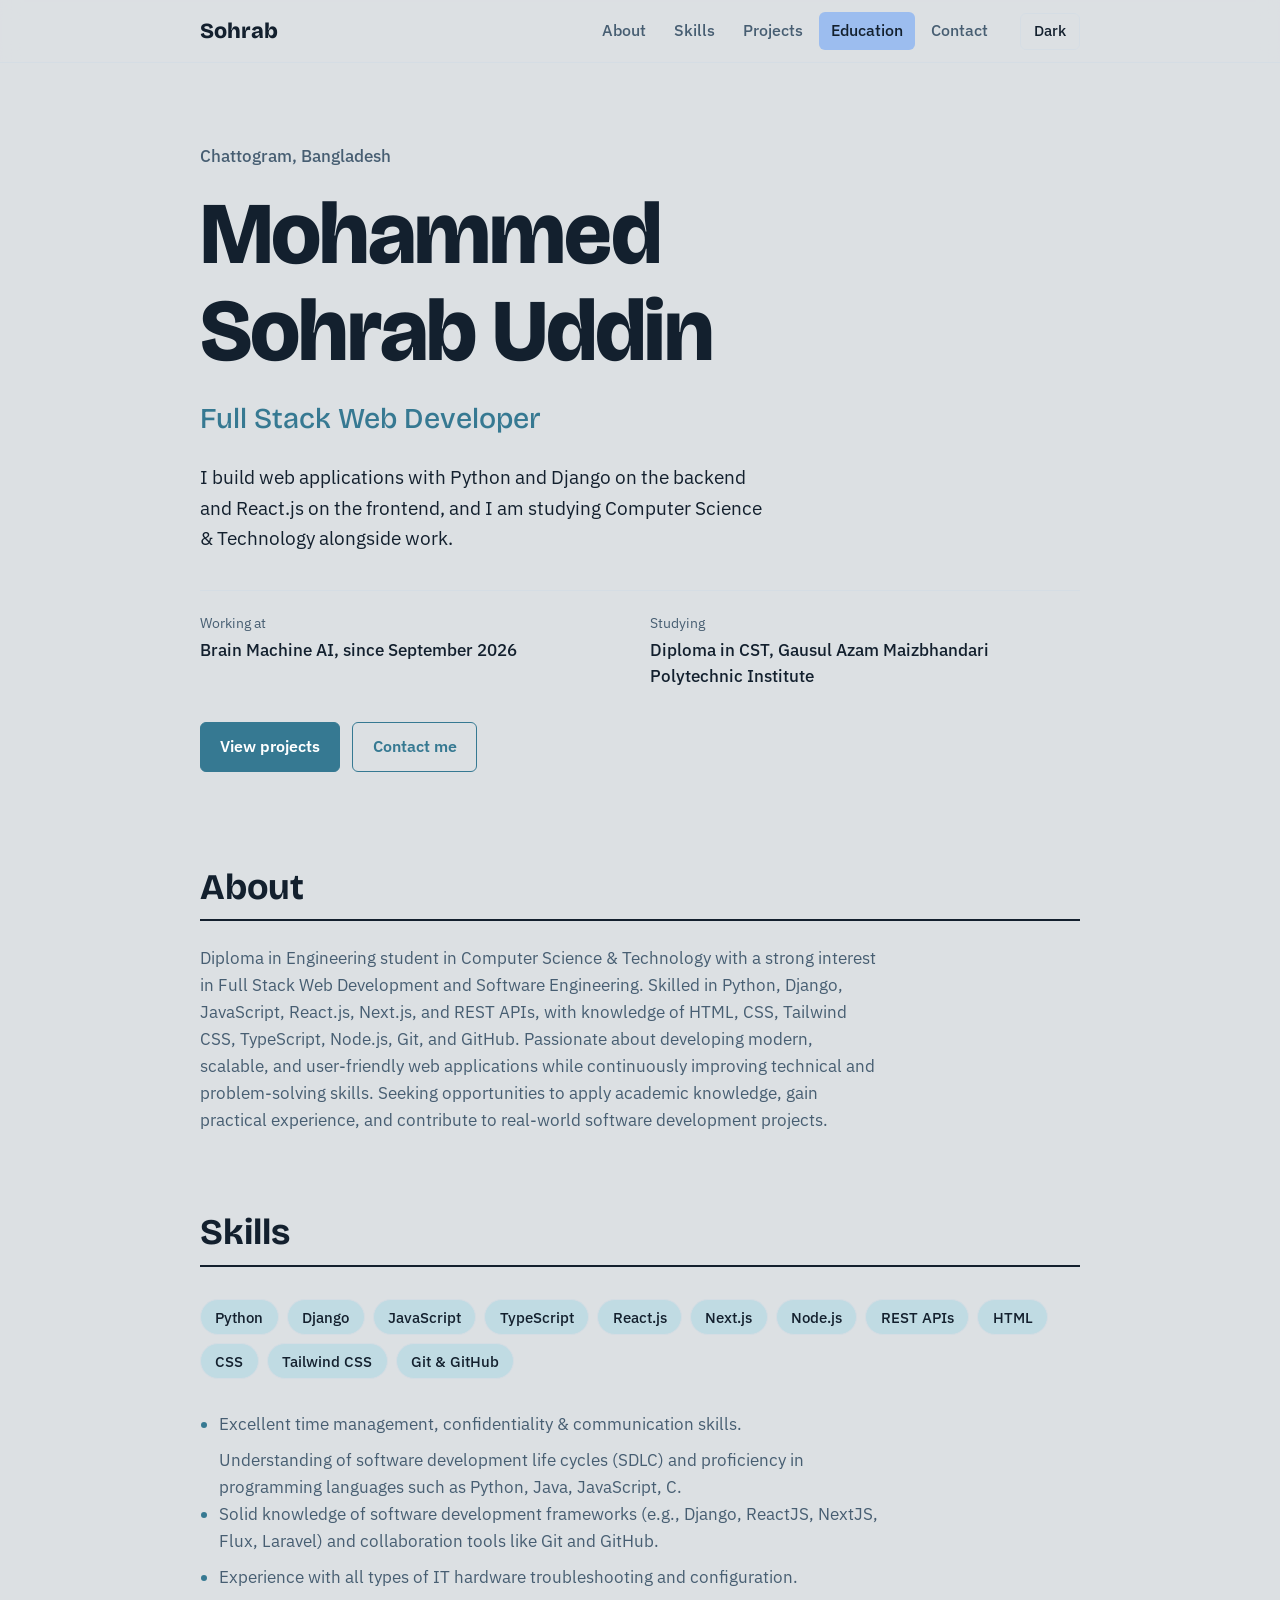
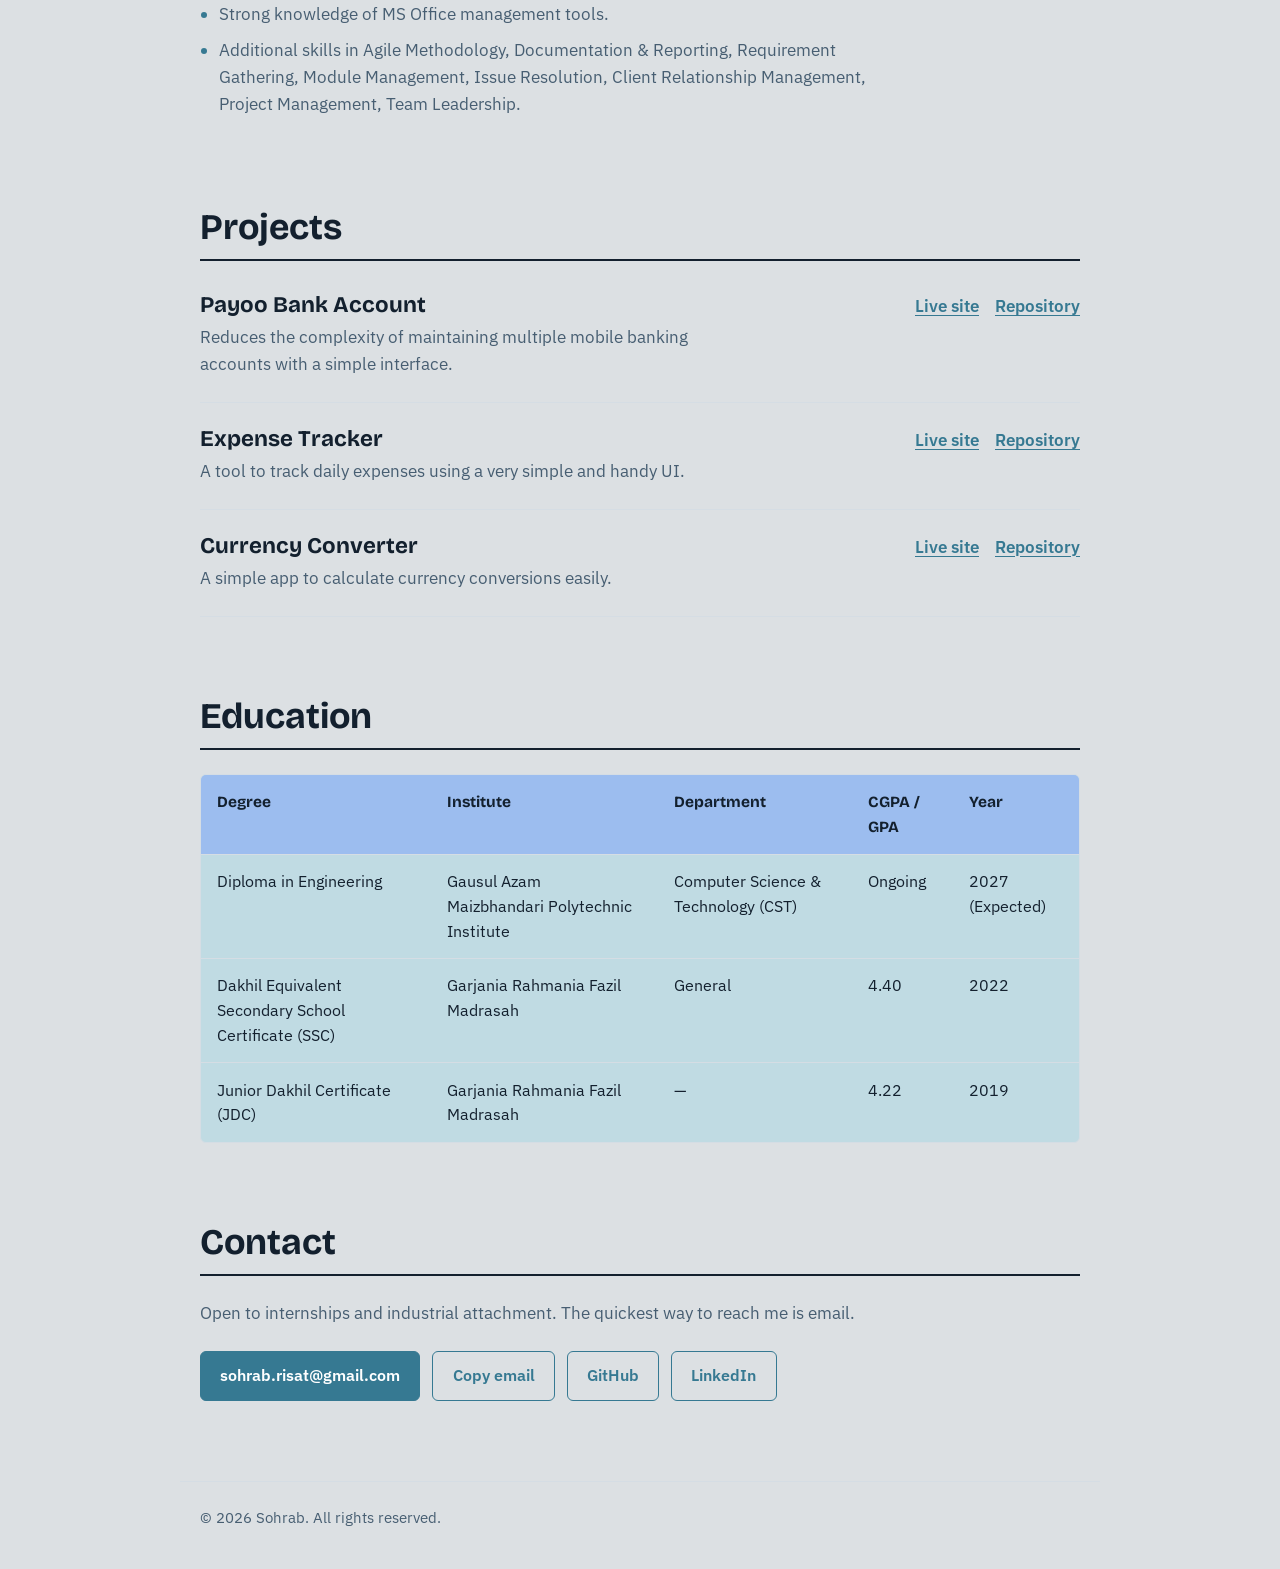
<file: index.html>
<!DOCTYPE html>
<html lang="en">

<head>
    <meta charset="UTF-8">
    <meta name="viewport" content="width=device-width, initial-scale=1.0">
    <meta name="description"
        content="Portfolio of Mohammed Sohrab Uddin, a Full Stack Web Developer working with Python, Django, React.js and Next.js.">

    <title>Mohammed Sohrab Uddin | Full Stack Web Developer</title>

    <link rel="preconnect" href="https://fonts.googleapis.com">
    <link rel="preconnect" href="https://fonts.gstatic.com" crossorigin>
    <link
        href="https://fonts.googleapis.com/css2?family=Bricolage+Grotesque:wght@500;700;800&family=IBM+Plex+Sans:wght@400;500;600&display=swap"
        rel="stylesheet">

    <link rel="stylesheet" href="style.css">
</head>

<body>
    <a class="skip-link" href="#main">Skip to content</a>

    <!-- header section -->
    <header class="site-header">

        <div class="header-inner">

            <!-- this line/a tag is for keybord accecebility ou we can sy ::focus{} er jonno -->
            <a class="brand" href="#top">Sohrab</a>

            <button class="menu-toggle" id="menuToggle" aria-expanded="false" aria-controls="siteNav" aria-label="Open menu">
                <span></span>
                <span></span>
                <span></span>
            </button>

            <nav id="siteNav" class="site-nav" aria-label="Main">
                <a href="#about">About</a>
                <a href="#skills">Skills</a>
                <a href="#projects">Projects</a>
                <a href="#education">Education</a>
                <a href="#contact">Contact</a>
            </nav>

            <button class="theme-toggle" id="themeToggle" aria-label="Switch to dark theme">
                <span class="theme-label">Dark</span>
            </button>

        </div>

    </header>





    <main id="main">

        <!-- hero section -->
        <section class="hero" id="top">

            <p class="hero-loc">Chattogram, Bangladesh</p>

            <h1>Mohammed Sohrab Uddin</h1>

            <p class="role">Full Stack Web Developer</p>

            <p class="hero-des">I build web applications with Python and Django on the backend and React.js on the frontend, and I am studying Computer Science &amp; Technology alongside work.</p>

            <dl class="now-working">

                <div>
                    <dt>Working at</dt>
                    <dd>Brain Machine AI, since September 2026</dd>
                </div>

                <div>
                    <dt>Studying</dt>
                    <dd>Diploma in CST, Gausul Azam Maizbhandari Polytechnic Institute</dd>
                </div>

            </dl>

            <div class="hero-actions-btn">
                <a class="btn btn-primary" href="#projects">View projects</a>
                <a class="btn btn-ghost" href="#contact">Contact me</a>
            </div>

        </section>

        <!-- about section -->
        <section id="about" class="section">

            <h2>About</h2>

            <p class="description">Diploma in Engineering student in Computer Science &amp; Technology with a strong interest in Full Stack Web Development and Software Engineering. Skilled in Python, Django, JavaScript, React.js, Next.js, and REST APIs, with knowledge of HTML, CSS, Tailwind CSS, TypeScript, Node.js, Git, and GitHub. Passionate about developing modern, scalable, and user-friendly web applications while continuously improving technical and problem-solving skills. Seeking opportunities to apply academic knowledge, gain practical experience, and contribute to real-world software development projects.</p>

        </section>

        <!-- skills section -->
        <section id="skills" class="section">

            <h2>Skills</h2>

            <ul class="chips" aria-label="Technologies">

                <li>Python</li>
                <li>Django</li>
                <li>JavaScript</li>
                <li>TypeScript</li>
                <li>React.js</li>
                <li>Next.js</li>
                <li>Node.js</li>
                <li>REST APIs</li>
                <li>HTML</li>
                <li>CSS</li>
                <li>Tailwind CSS</li>
                <li>Git &amp; GitHub</li>

            </ul>

            <ul class="skill-list">

                <li>Excellent time management, confidentiality &amp; communication skills.</li

                <li>Understanding of software development life cycles (SDLC) and proficiency in programming languages such as Python, Java, JavaScript, C.</li>

                <li>Solid knowledge of software development frameworks (e.g., Django, ReactJS, NextJS, Flux, Laravel) and collaboration tools like Git and GitHub.</li>

                <li>Experience with all types of IT hardware troubleshooting and configuration.</li>

                <li>Strong knowledge of MS Office management tools.</li>

                <li>Additional skills in Agile Methodology, Documentation &amp; Reporting, Requirement Gathering, Module Management, Issue Resolution, Client Relationship Management, Project Management, Team Leadership.</li>
            </ul>

        </section>

        <!-- project section -->
        <section id="projects" class="section">

            <h2>Projects</h2>

            <article class="project">

                <div class="project-text">
                    <h3>Payoo Bank Account</h3>
                    <p>Reduces the complexity of maintaining multiple mobile banking accounts with a simple interface.</p>
                </div>

                <div class="project-links">

                    <a href="https://sohrab015.github.io/payoo-mfs-2/" target="_blank" rel="noopener">Live site</a>

                    <a href="https://github.com/sohrab015/payoo-mfs-2" target="_blank" rel="noopener">Repository</a>

                </div>

            </article>

            <article class="project">

                <div class="project-text">
                    <h3>Expense Tracker</h3>
                    <p>A tool to track daily expenses using a very simple and handy UI.</p>
                </div>

                <div class="project-links">

                    <a href="https://sohrab015.github.io/Earn-Cost-Count/" target="_blank" rel="noopener">Live site</a>

                    <a href="https://github.com/sohrab015/Earn-Cost-Count" target="_blank" rel="noopener">Repository</a>

                </div>

            </article>

            <article class="project">

                <div class="project-text">
                    <h3>Currency Converter</h3>
                    <p>A simple app to calculate currency conversions easily.</p>
                </div>

                <div class="project-links">

                    <a href="https://sohrab015.github.io/currencyConverter/" target="_blank" rel="noopener">Live site</a>

                    <a href="https://github.com/sohrab015/currencyConverter" target="_blank" rel="noopener">Repository</a>

                </div>

            </article>

        </section>

        <!-- education section -->
        <section id="education" class="section">

            <h2>Education</h2>

            <div class="table-wrap">

                <table>

                    <thead>

                        <tr>
                            <th scope="col">Degree</th>
                            <th scope="col">Institute</th>
                            <th scope="col">Department</th>
                            <th scope="col">CGPA / GPA</th>
                            <th scope="col">Year</th>
                        </tr>

                    </thead>

                    <tbody>

                        <tr>
                            <td data-label="Degree">Diploma in Engineering</td>
                            <td data-label="Institute">Gausul Azam Maizbhandari Polytechnic Institute</td>
                            <td data-label="Department">Computer Science &amp; Technology (CST)</td>
                            <td data-label="CGPA / GPA">Ongoing</td>
                            <td data-label="Year">2027 (Expected)</td>
                        </tr>

                        <tr>
                            <td data-label="Degree">Dakhil Equivalent Secondary School Certificate (SSC)</td>
                            <td data-label="Institute">Garjania Rahmania Fazil Madrasah</td>
                            <td data-label="Department">General</td>
                            <td data-label="CGPA / GPA">4.40</td>
                            <td data-label="Year">2022</td>
                        </tr>

                        <tr>
                            <td data-label="Degree">Junior Dakhil Certificate (JDC)</td>
                            <td data-label="Institute">Garjania Rahmania Fazil Madrasah</td>
                            <td data-label="Department">—</td>
                            <td data-label="CGPA / GPA">4.22</td>
                            <td data-label="Year">2019</td>
                        </tr>

                    </tbody>

                </table>

            </div>

        </section>

        <section id="contact" class="section">

            <h2>Contact</h2>

            <p class="description">Open to internships and industrial attachment. The quickest way to reach me is email.</p>

            <div class="contact-row">

                <a class="btn btn-primary" href="mailto:sohrab.risat@gmail.com">sohrab.risat@gmail.com</a>

                <button class="btn btn-ghost" id="copyEmail" type="button" data-email="sohrab.risat@gmail.com">Copy email</button>

                <a class="btn btn-ghost" href="https://github.com/sohrab015" target="_blank" rel="noopener">GitHub</a>

                <a class="btn btn-ghost" href="https://linkedin.com/in/sohrabuddin" target="_blank" rel="noopener">LinkedIn</a>

            </div>

            <p class="sr-only" id="copyStatus" role="status" aria-live="polite">search</p>

        </section>

    </main>






    <!-- footer section -->
    <footer class="site-footer">

        <p>&copy; <span id="year">2026</span> Sohrab. All rights reserved.</p>

    </footer>






    
    <!-- Java Script File Link -->
    <script src="script.js" defer></script>
</body>

</html>
</file>
<file: style.css>
/* variables */
:root {
    --bg: #dce0e3;
    --surface: #c0dbe3;
    --ink: #13202e;
    --muted: #475e72;
    --line: #d5dde4;
    --accent: #367992;
    --accent-ink: #ffffff;
    --accent-soft: #9cbdef;

    --font-display: "Bricolage Grotesque", "Segoe UI", system-ui, sans-serif;
    --font-body: "IBM Plex Sans", "Segoe UI", system-ui, sans-serif;

    --maxw: 920px;
    --radius: 6px;
}

[data-theme="dark"] {
    --bg: #0f1a24;
    --surface: #162432;
    --ink: #cad4dc;
    --muted: #9db0c1;
    --line: #26394a;
    --accent: #2b96bd;
    --accent-ink: #0a1a1f;
    --accent-soft: #17343a;
}








/* style for all eliments */
*,
*::before,
*::after {
    box-sizing: border-box;
}

html {
    scroll-behavior: smooth;
    scroll-padding-top: 5rem;
}

body {
    margin: 0;
    background: var(--bg);
    color: var(--ink);
    font-family: var(--font-body);
    font-size: 1.05rem;
    line-height: 1.6;
}








/* multiple elements at a time */

h1,
h2,
h3 {
    font-family: var(--font-display);
    line-height: 1.1;
    margin: 0;
}

a {
    color: var(--accent);
    text-underline-offset: 3px;
}





/* buttons */
.btn {
    display: inline-block;
    font: inherit;
    font-weight: 600;
    font-size: 0.98rem;
    padding: 0.7rem 1.2rem;
    border-radius: var(--radius);
    border: 1.5px solid var(--accent);
    text-decoration: none;
    cursor: pointer;
    transition: background 0.15s, color 0.15s;
}

.btn-primary {
    background: var(--accent);
    color: var(--accent-ink);
}

.btn-primary:hover {
    background: transparent;
    color: var(--accent);
}

.btn-ghost {
    background: transparent;
    color: var(--accent);
}

.btn-ghost:hover {
    background: var(--accent-soft);
}









/* header and nav section styling */

.site-header {
    position: sticky;
    top: 0;
    z-index: 50;
    background: color-mix(in srgb, var(--bg) 88%, transparent);
    backdrop-filter: blur(10px);
    border-bottom: 1px solid var(--line);
}

.header-inner {
    max-width: var(--maxw);
    margin: 0 auto;
    padding: 0.75rem 1.25rem;
    display: flex;
    align-items: center;
    gap: 1.25rem;
}

/* accesibility ba page load howar por first e tab click korle button ta asbe, otar design */
.brand {
    font-family: var(--font-display);
    font-weight: 800;
    font-size: 1.35rem;
    color: var(--ink);
    text-decoration: none;
    margin-right: auto;
}

.site-nav {
    display: flex;
    gap: 0.25rem;
}

.site-nav a {
    color: var(--muted);
    text-decoration: none;
    padding: 0.4rem 0.75rem;
    border-radius: var(--radius);
    font-weight: 500;
    font-size: 1rem;
}

.site-nav a:hover {
    color: var(--ink);
}

.site-nav a.active {
    color: var(--ink);
    background: var(--accent-soft);
}

.theme-toggle,
.menu-toggle {
    font: inherit;
    cursor: pointer;
    color: var(--ink);
    background: transparent;
    border: 1px solid var(--line);
    border-radius: var(--radius);
}

.theme-toggle {
    padding: 0.35rem 0.8rem;
    font-size: 0.92rem;
    font-weight: 500;
}

.theme-toggle:hover {
    border-color: var(--accent);
}

.menu-toggle {
    display: none;
    width: 2.5rem;
    height: 2.25rem;
    padding: 0;
    flex-direction: column;
    justify-content: center;
    align-items: center;
    gap: 4px;
}

.menu-toggle span {
    width: 18px;
    height: 2px;
    background: var(--ink);
    transition: transform 0.2s, opacity 0.2s;
}

.menu-toggle[aria-expanded="true"] span:nth-child(1) {
    transform: translateY(6px) rotate(45deg);
}

.menu-toggle[aria-expanded="true"] span:nth-child(2) {
    opacity: 0;
}

.menu-toggle[aria-expanded="true"] span:nth-child(3) {
    transform: translateY(-6px) rotate(-45deg);
}







/* in main after header 
headers universal styles*/

main {
    max-width: var(--maxw);
    margin: 0 auto;
    padding: 0 1.25rem;
}

.section {
    padding: 4rem 0 1rem;
}

.section h2 {
    font-size: clamp(1.75rem, 4vw, 2.25rem);
    font-weight: 700;
    margin-bottom: 1.5rem;
    padding-bottom: 0.75rem;
    border-bottom: 2px solid var(--ink);
}

.description {
    max-width: 68ch;
    margin: 0;
    color: var(--muted);
}





/*hero section*/

.hero {
    padding: 5rem 0 2rem;
}

.hero-loc {
    margin: 0 0 1rem;
    color: var(--muted);
    font-weight: 500;
}

.hero h1 {
    font-size: clamp(2.6rem, 9vw, 5.5rem);
    font-weight: 800;
    letter-spacing: -0.02em;
    max-width: 14ch;
}

.role {
    font-family: var(--font-display);
    font-size: clamp(1.3rem, 3.5vw, 1.8rem);
    font-weight: 500;
    color: var(--accent);
    margin: 1rem 0 0;
}

.hero-des {
    max-width: 52ch;
    font-size: 1.2rem;
    margin: 1.25rem 0 0;
}

.now-working {
    display: grid;
    grid-template-columns: repeat(auto-fit, minmax(240px, 1fr));
    gap: 1.25rem;
    margin: 2.25rem 0 0;
    padding: 1.25rem 0 0;
    border-top: 1px solid var(--line);
}

.now-working dt {
    font-size: 0.9rem;
    color: var(--muted);
}

.now-working dd {
    margin: 0.15rem 0 0;
    font-weight: 500;
}

.hero-actions-btn {
    display: flex;
    flex-wrap: wrap;
    gap: 0.75rem;
    margin-top: 2rem;
}








/* skills section */
.chips {
    list-style: none;
    padding: 0;
    margin: 2rem 0;
    display: flex;
    flex-wrap: wrap;
    gap: 0.5rem;
}

.chips li {
    background: var(--surface);
    border: 1px solid var(--line);
    border-radius: 1000px;
    padding: 0.3rem 0.9rem;
    font-size: 0.95rem;
    font-weight: 500;
}

.skill-list {
    margin: 0;
    padding-left: 1.2rem;
    max-width: 68ch;
    color: var(--muted);
}

.skill-list li {
    margin-bottom: 0.6rem;
}

.skill-list li::marker {
    color: var(--accent);
}







/*   Projects   */
.project {
    display: flex;
    justify-content: space-between;
    align-items: flex-start;
    gap: 1.5rem;
    padding: 1.5rem 0;
    border-bottom: 1px solid var(--line);
}

.project:first-of-type {
    padding-top: 0.5rem;
}

.project h3 {
    font-size: 1.4rem;
    font-weight: 700;
    margin-bottom: 0.4rem;
}

.project p {
    margin: 0;
    max-width: 52ch;
    color: var(--muted);
}

.project-links {
    display: flex;
    gap: 1rem;
    flex-shrink: 0;
    font-weight: 600;
}







/* Educational qualification section or table*/
.table-wrap {
    overflow-x: auto;
    border: 1px solid var(--line);
    border-radius: var(--radius);
    background: var(--surface);
}

table {
    width: 100%;
    border-collapse: collapse;
    font-size: 0.97rem;
}

th,
td {
    text-align: left;
    padding: 0.9rem 1rem;
    border-bottom: 1px solid var(--line);
    vertical-align: top;
}

th {
    font-family: var(--font-display);
    font-weight: 700;
    background: var(--accent-soft);
}

tbody tr:last-child td {
    border-bottom: 0;
}

tbody tr:hover {
    background: color-mix(in srgb, var(--accent-soft) 45%, transparent);
}






/* Contact section */
.contact-row {
    display: flex;
    flex-wrap: wrap;
    gap: 0.75rem;
    margin-top: 1.5rem;
}






/* Footer copyright section*/
.site-footer {
    max-width: var(--maxw);
    margin: 4rem auto 0;
    padding: 1.5rem 1.25rem 2.5rem;
    border-top: 1px solid var(--line);
    color: var(--muted);
    font-size: 0.93rem;
}

.site-footer p {
    margin: 0;
}









/* for keybord usage */

.skip-link {
    position: absolute;
    left: 1rem;
    top: -4rem;
    background: var(--accent);
    color: var(--accent-ink);
    padding: 0.6rem 1rem;
    border-radius: var(--radius);
    z-index: 100;
}

.skip-link:focus {
    top: 1rem;
}

:focus-visible {
    outline: 3px solid var(--accent);
    outline-offset: 3px;
    border-radius: 3px;
}

.sr-only {
    position: absolute;
    width: 1px;
    height: 1px;
    overflow: hidden;
    clip: rect(0 0 0 0);
    white-space: nowrap;
}










/* motion and annimation added*/
@media (prefers-reduced-motion: no-preference) {
    .hero>* {
        animation: rise 0.6s ease both;
    }

    .hero>*:nth-child(2) {
        animation-delay: 0.06s;
    }

    .hero>*:nth-child(3) {
        animation-delay: 0.12s;
    }

    .hero>*:nth-child(4) {
        animation-delay: 0.18s;
    }

    .hero>*:nth-child(5) {
        animation-delay: 0.24s;
    }

    .hero>*:nth-child(6) {
        animation-delay: 0.3s;
    }
}

@keyframes rise {
    from {
        opacity: 0;
        transform: translateY(12px);
    }

    to {
        opacity: 1;
        transform: none;
    }
}

@media (prefers-reduced-motion: reduce) {
    html {
        scroll-behavior: auto;
    }

    * {
        transition: none !important;
    }
}








/*Responsive for smalllll device*/
@media (max-width: 720px) {
    .menu-toggle {
        display: flex;
    }

    .site-nav {
        display: none;
        position: absolute;
        top: 100%;
        left: 0;
        right: 0;
        flex-direction: column;
        gap: 0;
        padding: 0.5rem 1.25rem 1rem;
        background: var(--bg);
        border-bottom: 1px solid var(--line);
    }

    .site-nav.open {
        display: flex;
    }

    .site-nav a {
        padding: 0.8rem 0.5rem;
    }

    .brand {
        margin-right: auto;
    }

    .hero {
        padding-top: 3rem;
    }

    .project {
        flex-direction: column;
        gap: 0.75rem;
    }




    /* Education table becomes stacked rows on phones */
    .table-wrap {
        border: 0;
        background: transparent;
    }

    table,
    tbody,
    tr,
    td {
        display: block;
        width: 100%;
    }

    thead {
        position: absolute;
        width: 1px;
        height: 1px;
        overflow: hidden;
        clip: rect(0 0 0 0);
    }

    tr {
        background: var(--surface);
        border: 1px solid var(--line);
        border-radius: var(--radius);
        margin-bottom: 0.9rem;
    }

    td {
        border-bottom: 1px solid var(--line);
        padding: 0.6rem 1rem;
    }

    td::before {
        content: attr(data-label);
        display: block;
        font-size: 0.82rem;
        color: var(--muted);
    }

    tbody tr:last-child td {
        border-bottom: 1px solid var(--line);
    }

    tr td:last-child {
        border-bottom: 0;
    }
}
</file>
